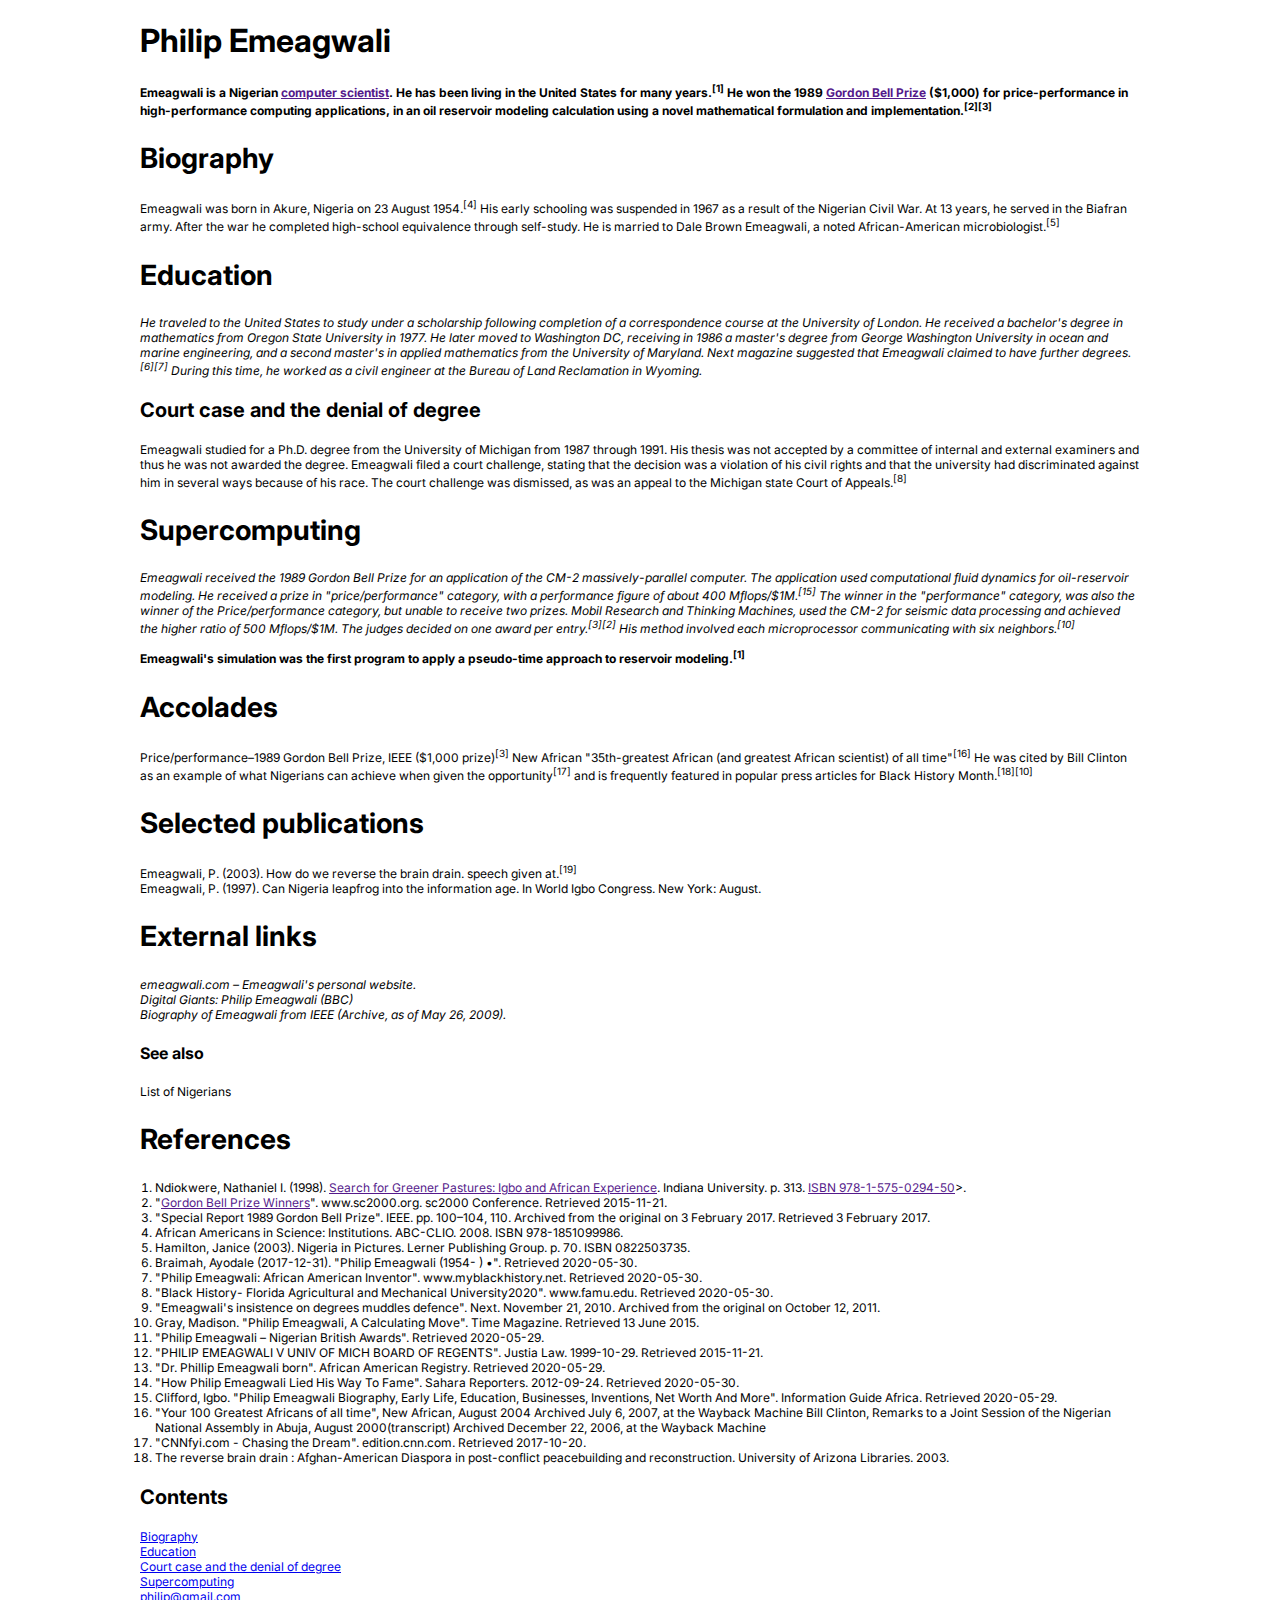
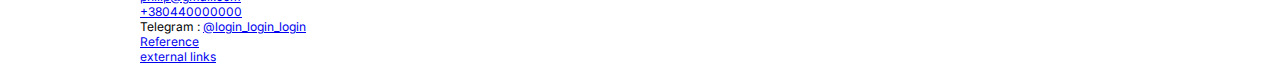
<file: hw_01/index.html>
<!DOCTYPE html>
<html lang="en">

<head>
    <meta charset="UTF-8">
    <meta http-equiv="X-UA-Compatible" content="IE=edge">
    <meta name="viewport" content="width=device-width, initial-scale=1.0">
    <title>HW_01</title>
    <link rel="preconnect" href="https://fonts.googleapis.com">
    <link rel="preconnect" href="https://fonts.gstatic.com" crossorigin>
    <link href="https://fonts.googleapis.com/css2?family=Inter:wght@400;700&display=swap" rel="stylesheet">
    <link rel="stylesheet" href="./styles.css">
</head>

<body>
    <div class="page">
        <h1>Philip Emeagwali</h1>
        <p class="subtitle">Emeagwali is a Nigerian <a href="">computer scientist</a>. He has been living in the United
            States for many years.<sup>[1]</sup> He won the 1989 <a href="">Gordon Bell Prize</a> ($1,000) for
            price-performance in high-performance computing applications, in an oil reservoir modeling calculation using
            a novel mathematical formulation and implementation.<sup>[2][3]</sup></p>
        <h2 id="biography">Biography</h2>
        <p>Emeagwali was born in Akure, Nigeria on 23 August 1954.<sup>[4]</sup> His early schooling was suspended in
            1967 as a result of the Nigerian Civil War. At 13 years, he served in the Biafran army. After the war he
            completed high-school equivalence through self-study. He is married to Dale Brown Emeagwali, a noted
            African-American microbiologist.<sup>[5]</sup></p>
        <h2 id="education">Education</h2>
        <p><em>He traveled to the United States to study under a scholarship following completion of a correspondence
                course at the University of London. He received a bachelor's degree in mathematics from Oregon State
                University in 1977. He later moved to Washington DC, receiving in 1986 a master's degree from George
                Washington University in ocean and marine engineering, and a second master's in applied mathematics from
                the University of Maryland. Next magazine suggested that Emeagwali claimed to have further
                degrees.<sup>[6][7]</sup> During this time, he worked as a civil engineer at the Bureau of Land
                Reclamation in Wyoming.</em>
        </p>
        <h3 id="degree">Court case and the denial of degree</h3>
        <p>Emeagwali studied for a Ph.D. degree from the University of Michigan from 1987 through 1991. His thesis was
            not accepted by a committee of internal and external examiners and thus he was not awarded the degree.
            Emeagwali filed a court challenge, stating that the decision was a violation of his civil rights and that
            the university had discriminated against him in several ways because of his race. The court challenge was
            dismissed, as was an appeal to the Michigan state Court of Appeals.<sup>[8]</sup>
        </p>
        <h2 id="supercomputing">Supercomputing</h2>
        <p><em>Emeagwali received the 1989 Gordon Bell Prize for an application of the CM-2 massively-parallel computer.
                The application used computational fluid dynamics for oil-reservoir modeling. He received a prize in
                "price/performance" category, with a performance figure of about 400 Mflops/$1M.<sup>[15]</sup> The
                winner in the "performance" category, was also the winner of the Price/performance category, but unable
                to receive two prizes. Mobil Research and Thinking Machines, used the CM-2 for seismic data processing
                and achieved the higher ratio of 500 Mflops/$1M. The judges decided on one award per
                entry.<sup>[3][2]</sup> His method involved each microprocessor communicating with six
                neighbors.<sup>[10]</sup></em>
        </p>
        <p><b>Emeagwali's simulation was the first program to apply a pseudo-time approach to reservoir
                modeling.<sup>[1]</sup></b>
        </p>
        <h2>Accolades</h2>
        <p>Price/performance–1989 Gordon Bell Prize, IEEE ($1,000 prize)<sup>[3]</sup>
            New African "35th-greatest African (and greatest African scientist) of all time"<sup>[16]</sup>
            He was cited by Bill Clinton as an example of what Nigerians can achieve when given the
            opportunity<sup>[17]</sup> and is frequently featured in popular press articles for Black History
            Month.<sup>[18][10]</sup>
        </p>
        <h2>Selected publications
        </h2>
        <p>Emeagwali, P. (2003). How do we reverse the brain drain. speech given at.<sup>[19]</sup><br>
            Emeagwali, P. (1997). Can Nigeria leapfrog into the information age. In World Igbo Congress. New York:
            August.
        </p>
        <h2 id="links">External links</h2>
        <p><em>emeagwali.com – Emeagwali's personal website. <br>
                Digital Giants: Philip Emeagwali (BBC) <br>
                Biography of Emeagwali from IEEE (Archive, as of May 26, 2009).</em>
        </p>
        <h4>See also</h4>
        <p>List of Nigerians</p>
        <h2 id="references">References</h2>
        <ol>
            <li>Ndiokwere, Nathaniel I. (1998). <a href="">Search for Greener Pastures: Igbo and African Experience</a>.
                Indiana University. p. 313. <a href="">ISBN 978-1-575-0294-50</a>>.</li>
            <li>"<a href="">Gordon Bell Prize Winners</a>". www.sc2000.org. sc2000 Conference. Retrieved 2015-11-21.
            </li>
            <li>"Special Report 1989 Gordon Bell Prize". IEEE. pp. 100–104, 110. Archived from the original on 3
                February 2017. Retrieved 3 February 2017.</li>
            <li>African Americans in Science: Institutions. ABC-CLIO. 2008. ISBN 978-1851099986.</li>
            <li>Hamilton, Janice (2003). Nigeria in Pictures. Lerner Publishing Group. p. 70. ISBN 0822503735.</li>
            <li>Braimah, Ayodale (2017-12-31). "Philip Emeagwali (1954- ) •". Retrieved 2020-05-30.</li>
            <li>"Philip Emeagwali: African American Inventor". www.myblackhistory.net. Retrieved 2020-05-30.</li>
            <li>"Black History- Florida Agricultural and Mechanical University2020". www.famu.edu. Retrieved 2020-05-30.
            </li>
            <li>"Emeagwali's insistence on degrees muddles defence". Next. November 21, 2010. Archived from the original
                on October 12, 2011.</li>
            <li>Gray, Madison. "Philip Emeagwali, A Calculating Move". Time Magazine. Retrieved 13 June 2015.</li>
            <li>"Philip Emeagwali – Nigerian British Awards". Retrieved 2020-05-29.</li>
            <li>"PHILIP EMEAGWALI V UNIV OF MICH BOARD OF REGENTS". Justia Law. 1999-10-29. Retrieved 2015-11-21.</li>
            <li>"Dr. Phillip Emeagwali born". African American Registry. Retrieved 2020-05-29.</li>
            <li>"How Philip Emeagwali Lied His Way To Fame". Sahara Reporters. 2012-09-24. Retrieved 2020-05-30.</li>
            <li>Clifford, Igbo. "Philip Emeagwali Biography, Early Life, Education, Businesses, Inventions, Net Worth
                And More". Information Guide Africa. Retrieved 2020-05-29.</li>
            <li>"Your 100 Greatest Africans of all time", New African, August 2004 Archived July 6, 2007, at the Wayback
                Machine Bill Clinton, Remarks to a Joint Session of the Nigerian National Assembly in Abuja, August
                2000(transcript) Archived December 22, 2006, at the Wayback Machine</li>
            <li>"CNNfyi.com - Chasing the Dream". edition.cnn.com. Retrieved 2017-10-20.</li>
            <li>The reverse brain drain : Afghan-American Diaspora in post-conflict peacebuilding and reconstruction.
                University of Arizona Libraries. 2003.</li>
        </ol>
        <h3>Contents
        </h3>
        <a href="#biography">Biography</a><br>
        <a href="#education">Education</a><br>
        <a href="#degree">Court case and the denial of degree</a><br>
        <a href="#supercomputing">Supercomputing</a><br>
        <a href="mailto:philip@gmail.com">philip@gmail.com</a><br>
        <a href="tel:+380440000000">+380440000000</a><br>
        Telegram : <a href="https://telegram.me/@login_login_login">@login_login_login</a><br>
        <a href="#references">Reference</a><br>
        <a href="#links">external links</a>
    </div>

</body>

</html>
</file>
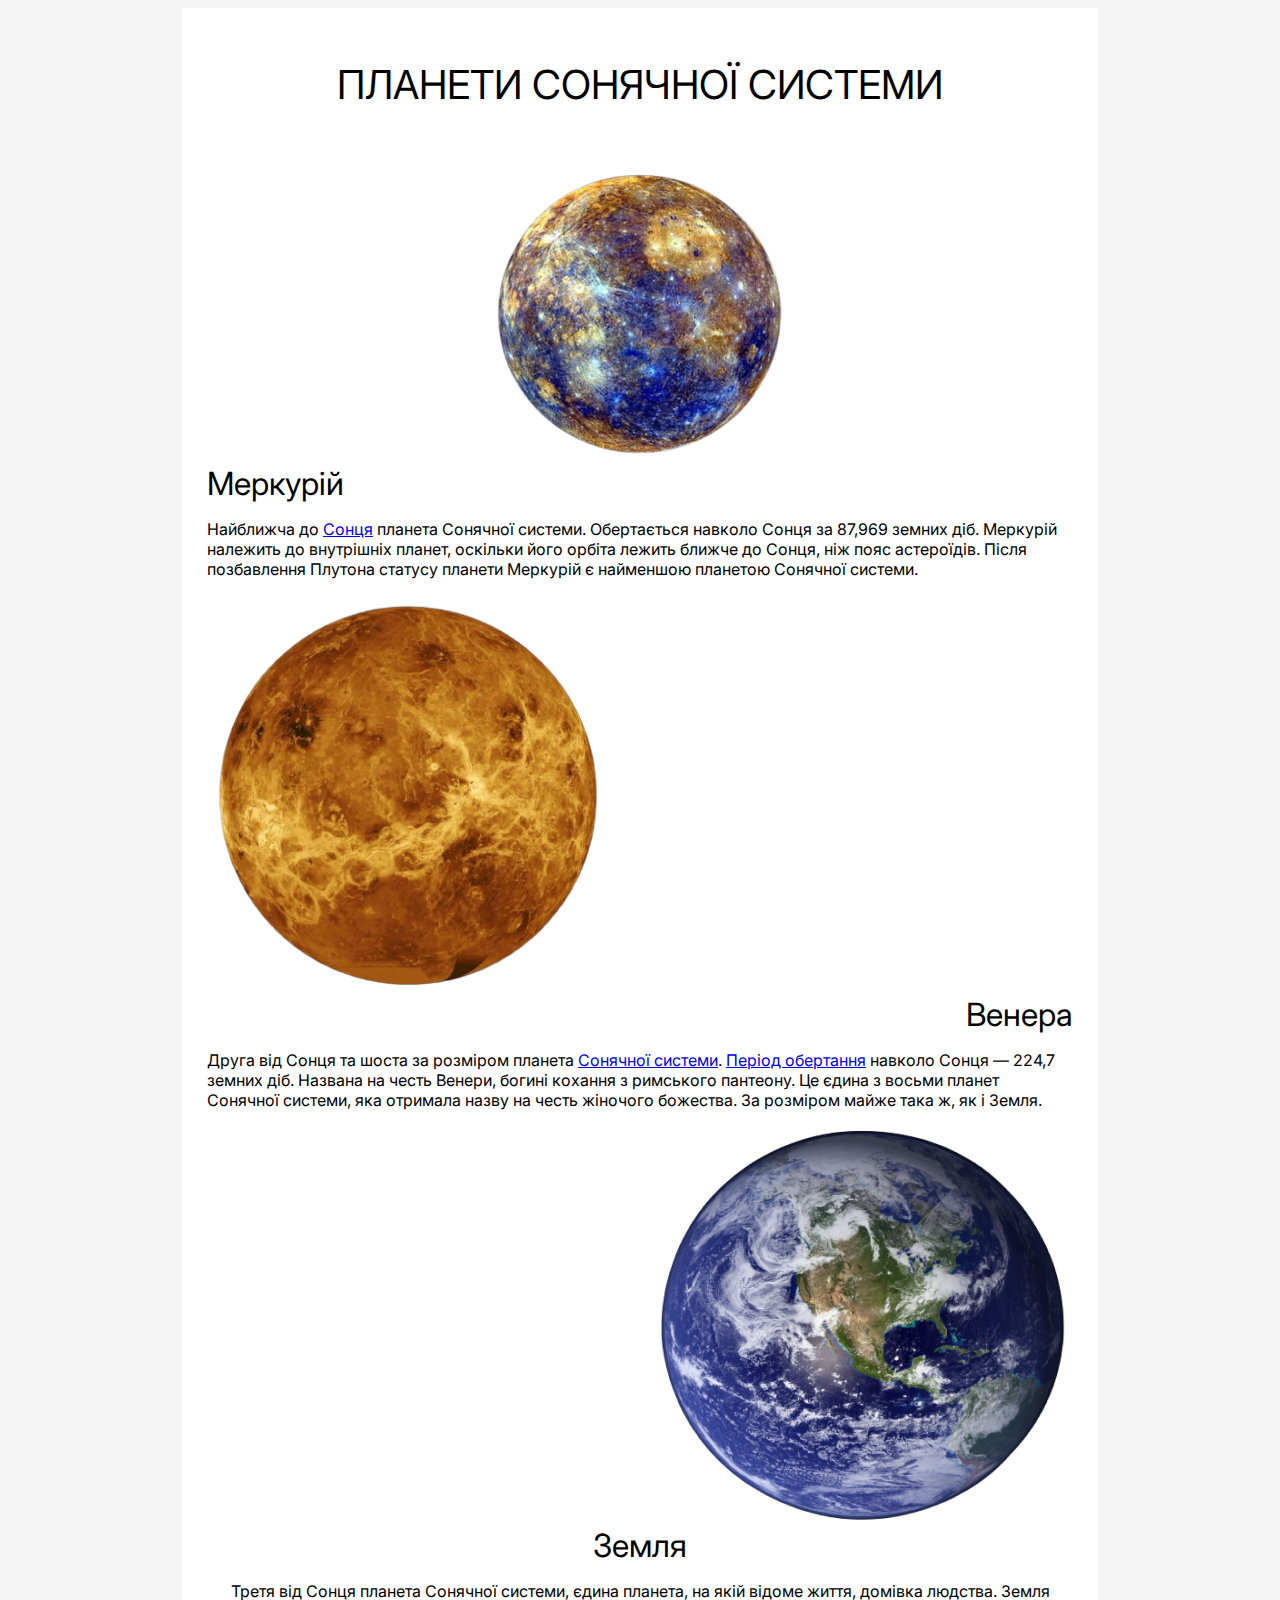
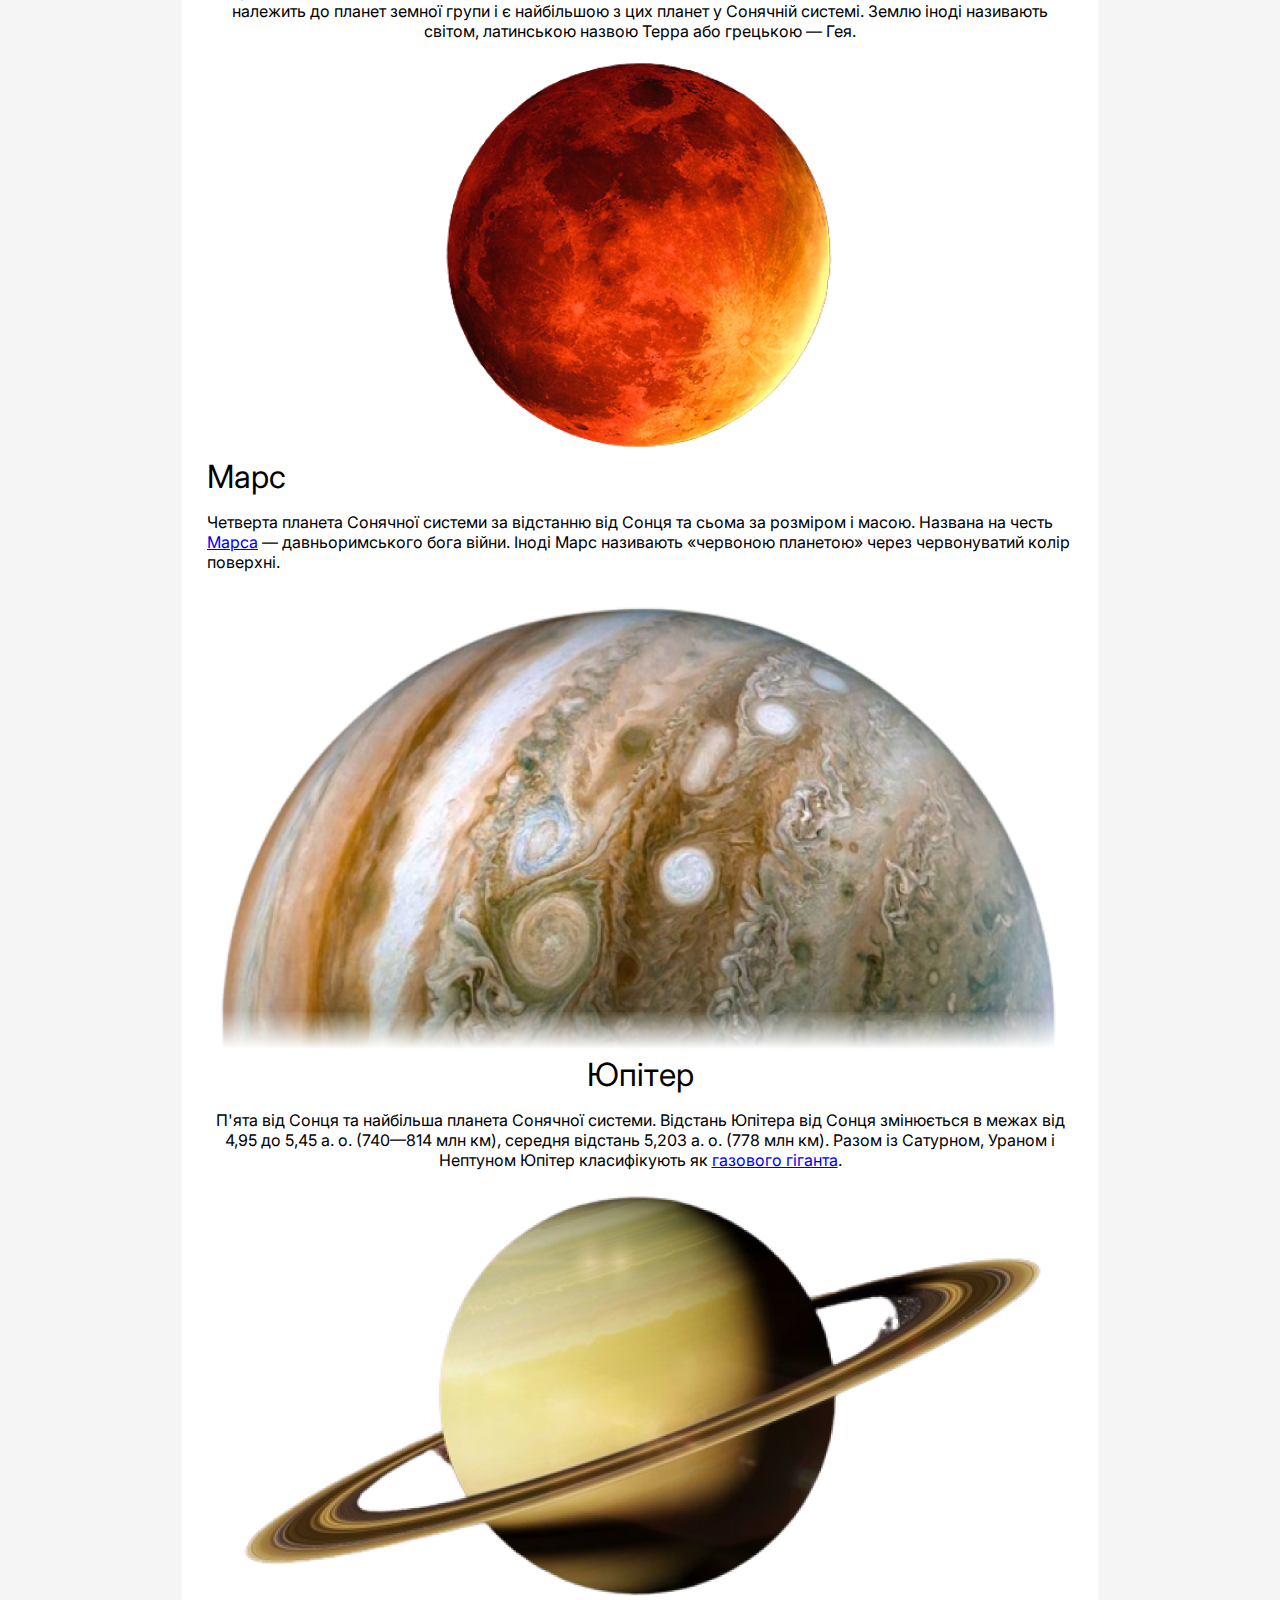
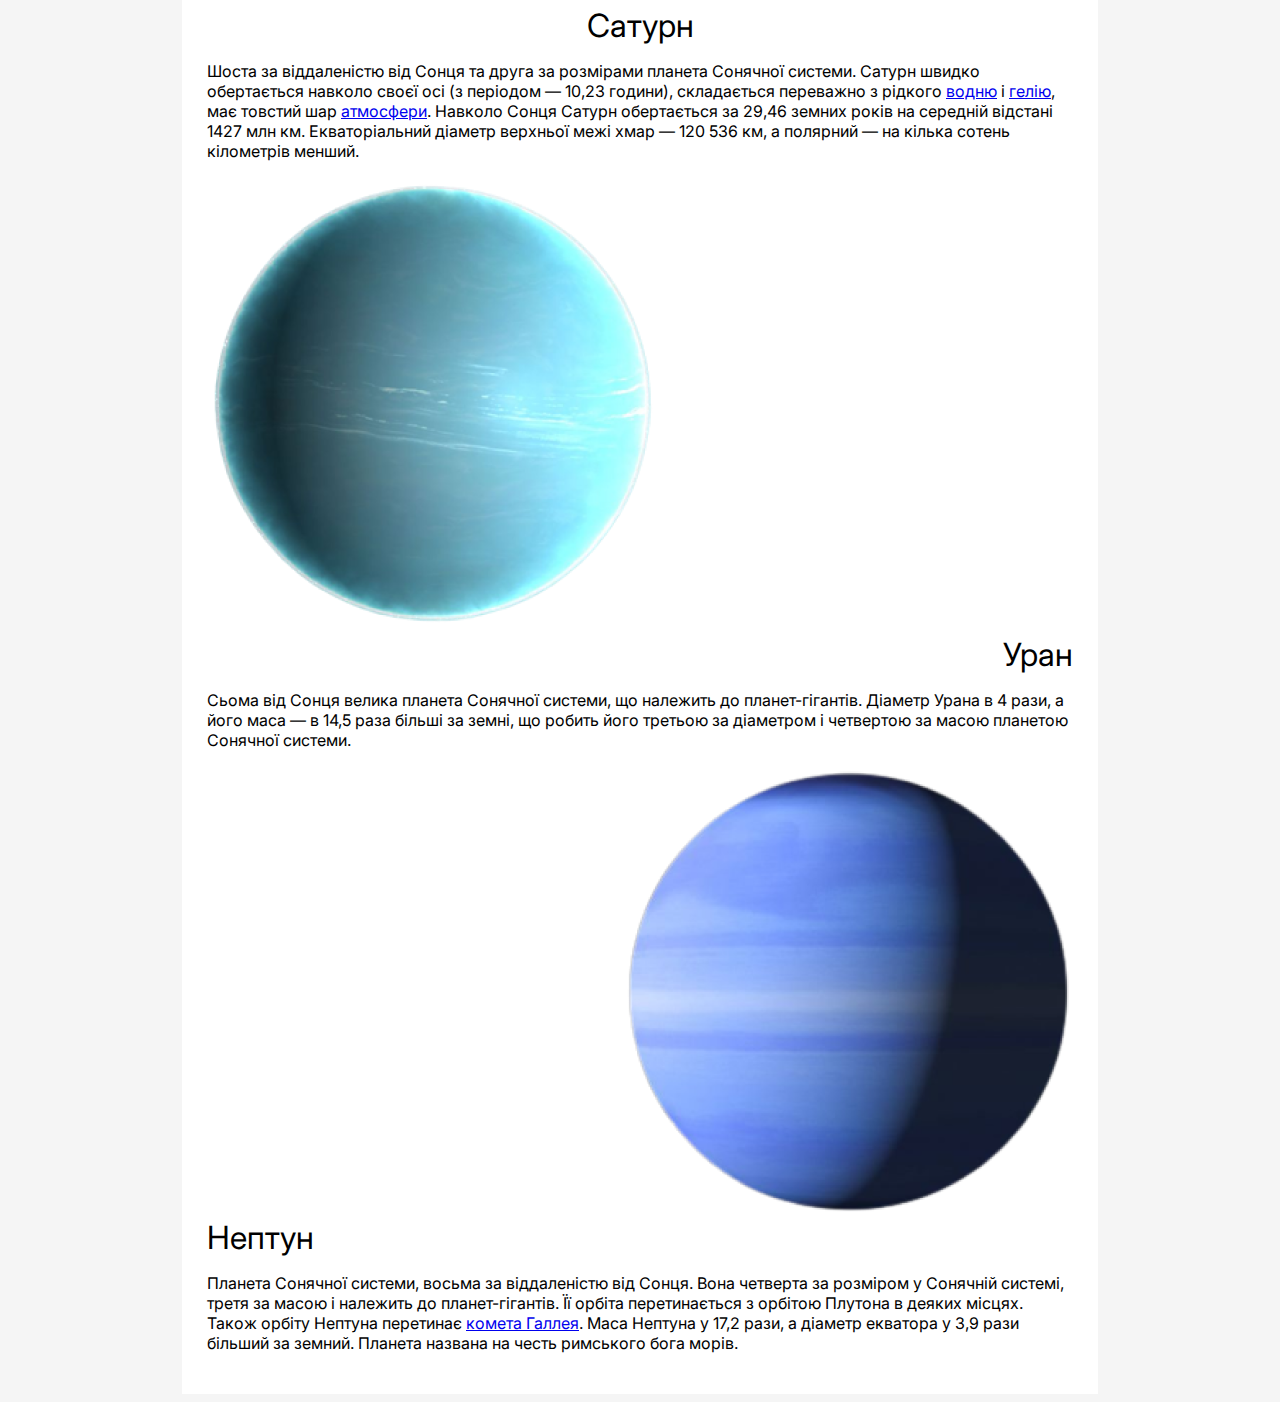
<file: hw_02/index.html>
<!DOCTYPE html>
<html lang="ua">

<head>
    <meta charset="UTF-8">
    <meta http-equiv="X-UA-Compatible" content="IE=edge">
    <meta name="viewport" content="width=device-width, initial-scale=1.0">
    <title>HW_02</title>
    <link rel="preconnect" href="https://fonts.googleapis.com">
    <link rel="preconnect" href="https://fonts.gstatic.com" crossorigin>
    <link href="https://fonts.googleapis.com/css2?family=Inter:wght@400;700&display=swap" rel="stylesheet">
    <link rel="stylesheet" href="./styles.css">
</head>

<body>
    <div class="page">
        <h1 class="title">Планети сонячної системи</h1>
        <div class="planet">
            <img src="./img/меркурій.png" alt="Mercury" class="align-center">
            <h2>Меркурій</h2>
            <p>Найближча до <a href="https://uk.wikipedia.org/wiki/%D0%A1%D0%BE%D0%BD%D1%86%D0%B5">Сонця</a> планета
                Сонячної системи. Обертається навколо Сонця за 87,969 земних діб. Меркурій
                належить до внутрішніх планет, оскільки його орбіта лежить ближче до Сонця, ніж пояс астероїдів. Після
                позбавлення Плутона статусу планети Меркурій є найменшою планетою Сонячної системи.</p>
        </div>
        <div class="planet">
            <img src="./img/венера.png" alt="Venus" class="align-left">
            <h2 class="align-right">Венера</h2>
            <p>Друга від Сонця та шоста за розміром планета <a
                    href="https://uk.wikipedia.org/wiki/%D0%A1%D0%BE%D0%BD%D1%8F%D1%87%D0%BD%D0%B0_%D1%81%D0%B8%D1%81%D1%82%D0%B5%D0%BC%D0%B0">Сонячної
                    системи</a>. <a
                    href="https://uk.wikipedia.org/wiki/%D0%9F%D0%B5%D1%80%D1%96%D0%BE%D0%B4_%D0%BE%D0%B1%D0%B5%D1%80%D1%82%D0%B0%D0%BD%D0%BD%D1%8F">Період
                    обертання</a> навколо Сонця — 224,7
                земних діб. Названа на честь Венери, богині кохання з римського пантеону. Це єдина з восьми планет
                Сонячної системи, яка отримала назву на честь жіночого божества. За розміром майже така ж, як і Земля.
            </p>
        </div>
        <div class="planet">
            <img src="./img/земля.png" alt="Earth" class="align-right">
            <h2 class="align-center">Земля</h2>
            <p class="align-center">Третя від Сонця планета Сонячної системи, єдина планета, на якій відоме життя,
                домівка людства. Земля
                належить до планет земної групи і є найбільшою з цих планет у Сонячній системі. Землю іноді називають
                світом, латинською назвою Терра або грецькою — Гея.</p>
        </div>
        <div class="planet">
            <img src="./img/марс.png" alt="Mars" class="align-center">
            <h2>Марс</h2>
            <p>Четверта планета Сонячної системи за відстанню від Сонця та сьома за розміром і масою. Названа на честь
                <a
                    href="https://uk.wikipedia.org/wiki/%D0%9C%D0%B0%D1%80%D1%81_(%D0%BF%D0%BB%D0%B0%D0%BD%D0%B5%D1%82%D0%B0)">Марса</a>
                — давньоримського бога війни. Іноді Марс називають «червоною планетою» через червонуватий колір
                поверхні.
            </p>
        </div>
        <div class="planet">
            <img src="./img/юпітер.png" alt="Jupiter" class="align-center">
            <h2 class="align-center">Юпітер</h2>
            <p class="align-center">П'ята від Сонця та найбільша планета Сонячної системи. Відстань Юпітера від Сонця
                змінюється в межах від
                4,95 до 5,45 а. о. (740—814 млн км), середня відстань 5,203 а. о. (778 млн км). Разом із Сатурном,
                Ураном і Нептуном Юпітер класифікують як <a
                    href="https://uk.wikipedia.org/wiki/%D0%93%D0%B0%D0%B7%D0%BE%D0%B2%D1%96_%D0%BF%D0%BB%D0%B0%D0%BD%D0%B5%D1%82%D0%B8">газового
                    гіганта</a>.</p>
        </div>
        <div class="planet">
            <img src="./img/сатурн.png" alt="Saturn" class="align-center">
            <h2 class="align-center">Сатурн</h2>
            <p>Шоста за віддаленістю від Сонця та друга за розмірами планета Сонячної системи. Сатурн швидко обертається
                навколо своєї осі (з періодом — 10,23 години), складається переважно з рідкого <a
                    href="https://uk.wikipedia.org/wiki/%D0%92%D0%BE%D0%B4%D0%B5%D0%BD%D1%8C">водню</a> і <a
                    href="https://uk.wikipedia.org/wiki/%D0%93%D0%B5%D0%BB%D1%96%D0%B9">гелію</a>, має
                товстий шар <a
                    href="https://uk.wikipedia.org/wiki/%D0%90%D1%82%D0%BC%D0%BE%D1%81%D1%84%D0%B5%D1%80%D0%B0_%D0%BF%D0%BB%D0%B0%D0%BD%D0%B5%D1%82%D0%B8">атмосфери</a>.
                Навколо Сонця Сатурн обертається за 29,46 земних років на середній відстані 1427
                млн км.
                Екваторіальний діаметр верхньої межі хмар — 120 536 км, а полярний — на кілька сотень кілометрів менший.
            </p>
        </div>
        <div class="planet">
            <img src="./img/уран.png" alt="Uran" class="align-left">
            <h2 class="align-right">Уран</h2>
            <p>Сьома від Сонця велика планета Сонячної системи, що належить до планет-гігантів. Діаметр Урана в 4 рази,
                а його маса — в 14,5 раза більші за земні, що робить його третьою за діаметром і четвертою за масою
                планетою Сонячної системи.
            </p>
        </div>
        <div class="planet">
            <img src="./img/нептун.png" alt="Neptun" class="align-right">
            <h2 class="align-left">Нептун</h2>
            <p>Планета Сонячної системи, восьма за віддаленістю від Сонця. Вона четверта за розміром у Сонячній системі,
                третя за масою і належить до планет-гігантів. Її орбіта перетинається з орбітою Плутона в деяких місцях.
                Також орбіту Нептуна перетинає <a
                    href="https://uk.wikipedia.org/wiki/%D0%9A%D0%BE%D0%BC%D0%B5%D1%82%D0%B0_%D0%93%D0%B0%D0%BB%D0%BB%D0%B5%D1%8F">комета
                    Галлея</a>. Маса Нептуна у 17,2 рази, а діаметр екватора у 3,9 рази
                більший
                за земний. Планета названа на честь римського бога морів.</p>
        </div>

    </div>


</body>

</html>
</file>
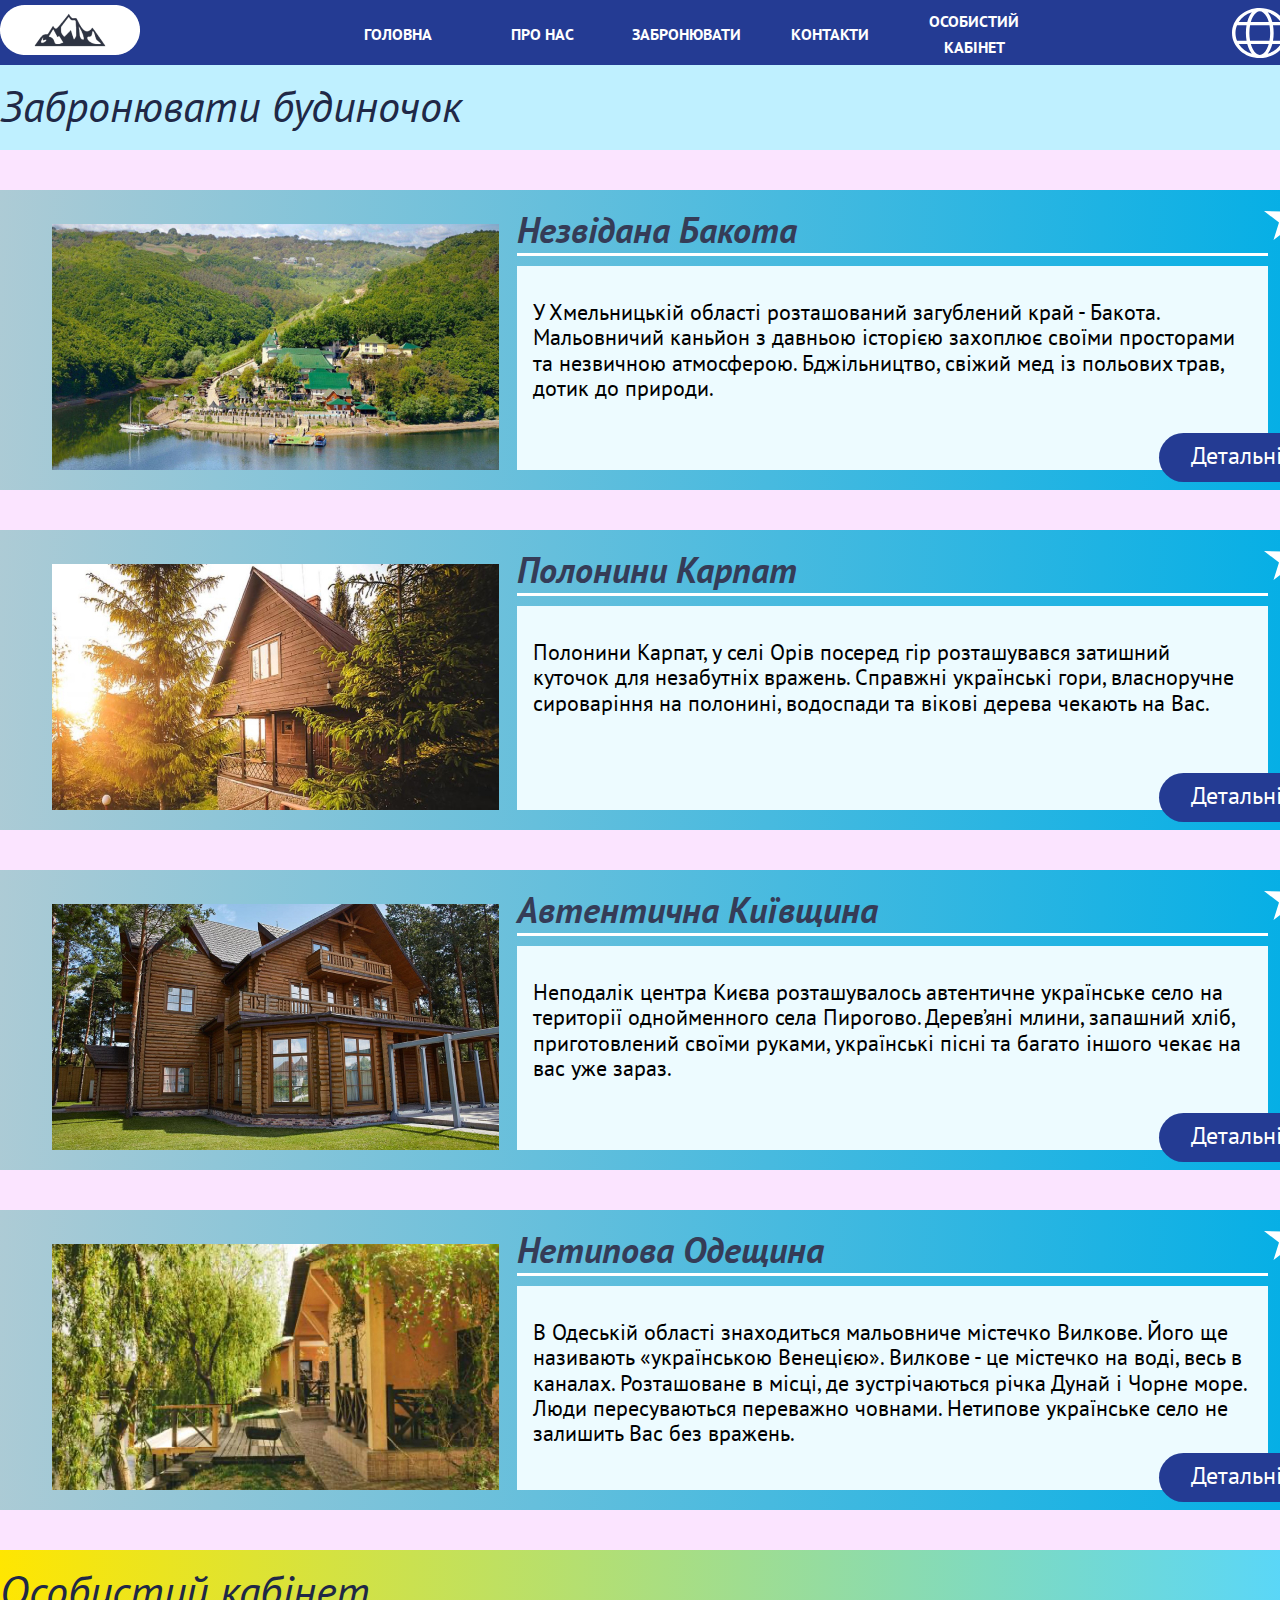
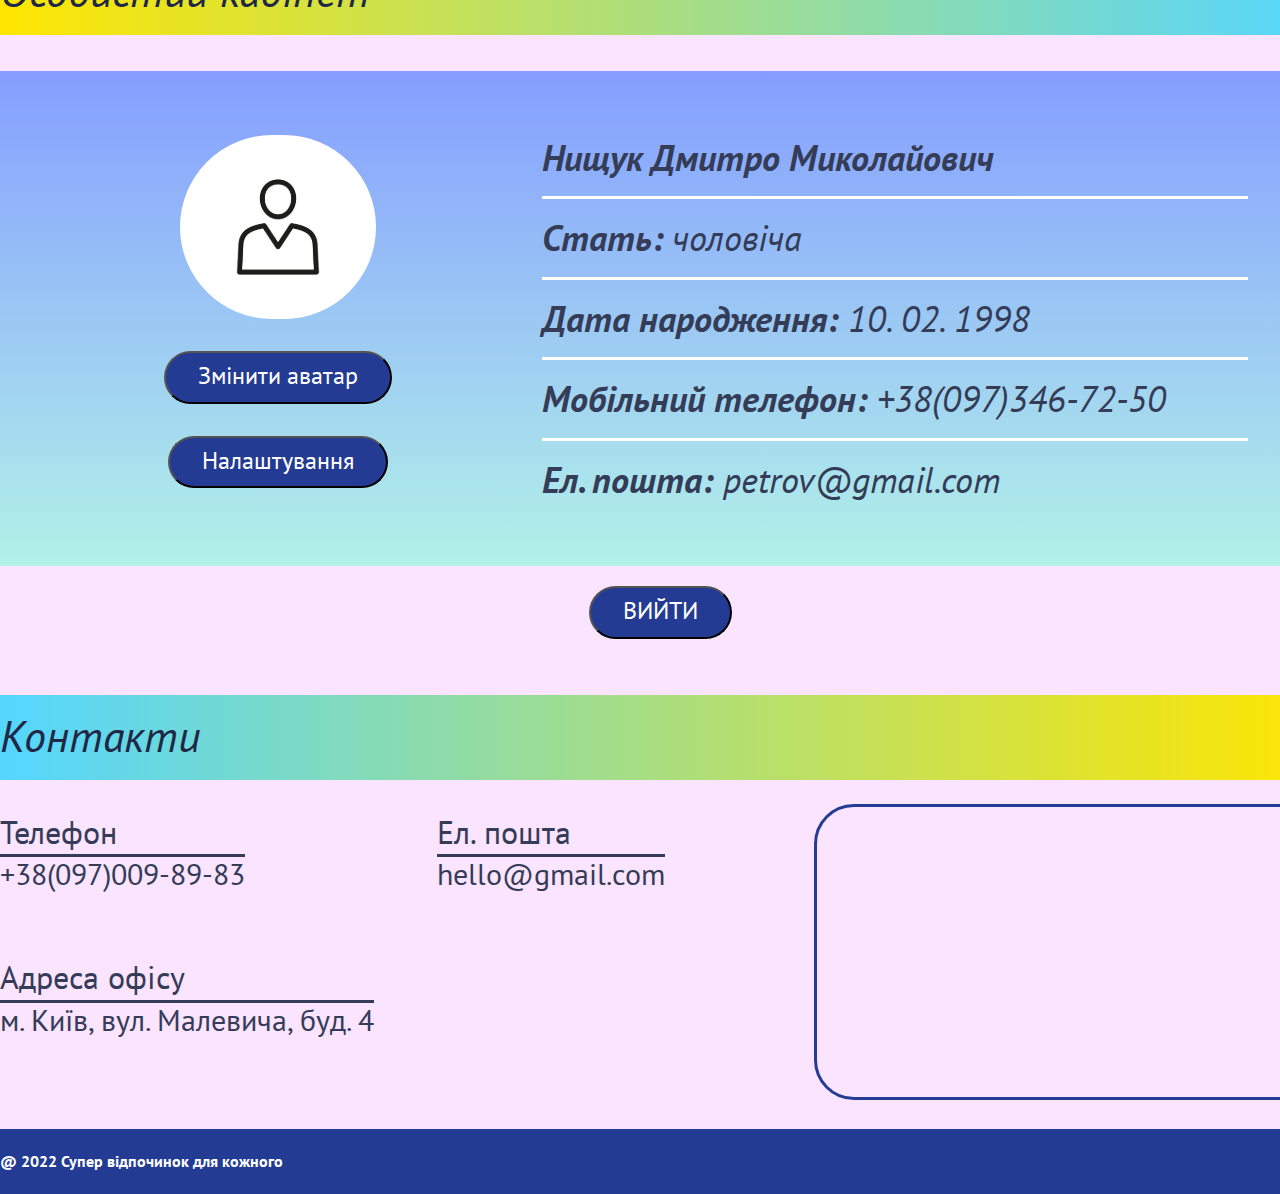
<file: hw_05/index.html>
<!DOCTYPE html>
<html lang="uk">

<head>
    <meta charset="UTF-8">
    <meta http-equiv="X-UA-Compatible" content="IE=edge">
    <meta name="viewport" content="width=device-width, initial-scale=1.0">
    <title>Booking</title>
    <link rel="stylesheet" href="./css/normalize.css" />
    <link rel="preconnect" href="https://fonts.googleapis.com">
    <link rel="preconnect" href="https://fonts.gstatic.com" crossorigin>
    <link href="https://fonts.googleapis.com/css2?family=PT+Sans:ital,wght@0,400;0,700;1,400;1,700&display=swap"
        rel="stylesheet">
    <link rel="stylesheet" href="./css/styles.css">
</head>

<body>
    <div class="wrapper">
        <header class="header">
            <div class="container flex">
                <a href="#"><img src="./img/logo.png" alt="Логотип" class="logo"></a>
                <div class="main-nav">
                    <ul>
                        <li class="item-nav"><a href="#">Головна</a></li>
                        <li class="item-nav"><a href="#">Про нас</a></li>
                        <li class="item-nav"><a href="#">Забронювати</a></li>
                        <li class="item-nav"><a href="#">Контакти</a></li>
                        <li class="item-nav"><a href="#">Особистий кабінет</a></li>
                    </ul>
                </div>
                <div class="languige-nav flex">
                    <img src="./img/globus.svg" alt="Globus">
                    <a href="#">ua</a>
                </div>
            </div>
        </header>
        <h1 class="visually-hidden">Супер відпочинок для кожного</h1>
        <section>
            <div class="section-title booking">
                <div class="container">
                    <h2>Забронювати будиночок</h2>
                </div>
            </div>
            <div class="container">
                <div class="places">
                    <div class="place">
                        <div class="place-img"><img src="./img/bakota.jpg" alt="Незвідана Бакота"></div>
                        <div class="place-text">
                            <h3>Незвідана Бакота</h3>
                            <div class="place-text-box">
                                <p>У Хмельницькій області розташований загублений край -
                                    Бакота. Мальовничий каньйон з давньою історією захоплює
                                    своїми просторами та незвичною атмосферою. Бджільництво,
                                    свіжий мед із польових трав, дотик до природи.</p>
                            </div>
                        </div>
                        <div class="star"><svg width="48" height="46" viewBox="0 0 48 46" fill="none"
                                xmlns="http://www.w3.org/2000/svg">
                                <path
                                    d="M0 17L18.5 17.5L24 0L29.5 17.5L48 17L33 28.5L38.5 46L24 35L9.5 46L15 28.5L0 17Z" />
                            </svg></div>
                        <a href="" class="button">Детальніше</a>
                    </div>
                    <div class="place">
                        <div class="place-img"><img src="./img/karpaty.jpg" alt="Полонини Карпат"></div>
                        <div class="place-text">
                            <h3>Полонини Карпат</h3>
                            <div class="place-text-box">
                                <p>Полонини Карпат, у селі Орів посеред гір розташувався затишний куточок для незабутніх
                                    вражень. Справжні українські гори, власноручне сироваріння на полонині, водоспади та
                                    вікові дерева чекають на Вас.</p>
                            </div>
                        </div>
                        <div class="star"><svg width="48" height="46" viewBox="0 0 48 46" fill="none"
                                xmlns="http://www.w3.org/2000/svg">
                                <path
                                    d="M0 17L18.5 17.5L24 0L29.5 17.5L48 17L33 28.5L38.5 46L24 35L9.5 46L15 28.5L0 17Z" />
                            </svg></div>
                        <a href="" class="button">Детальніше</a>
                    </div>
                    <div class="place">
                        <div class="place-img"><img src="./img/kyivshchina.jpg" alt="Автентична Київщина"></div>
                        <div class="place-text">
                            <h3>Автентична Київщина</h3>
                            <div class="place-text-box">
                                <p>Неподалік центра Києва розташувалось автентичне українське село на території
                                    однойменного села Пирогово. Дерев’яні млини, запашний хліб, приготовлений своїми
                                    руками, українські пісні та багато іншого
                                    чекає на вас уже зараз.</p>
                            </div>
                        </div>
                        <div class="star"><svg width="48" height="46" viewBox="0 0 48 46" fill="none"
                                xmlns="http://www.w3.org/2000/svg">
                                <path
                                    d="M0 17L18.5 17.5L24 0L29.5 17.5L48 17L33 28.5L38.5 46L24 35L9.5 46L15 28.5L0 17Z" />
                            </svg></div>
                        <a href="" class="button">Детальніше</a>
                    </div>
                    <div class="place">
                        <div class="place-img"><img src="./img/odeshchina.jpg" alt="Нетипова Одещина"></div>
                        <div class="place-text">
                            <h3>Нетипова Одещина</h3>
                            <div class="place-text-box">
                                <p>В Одеській області знаходиться мальовниче містечко Вилкове.
                                    Його ще називають «українською Венецією». Вилкове - це містечко
                                    на воді, весь в каналах. Розташоване в місці, де зустрічаються річка
                                    Дунай і Чорне море. Люди пересуваються переважно човнами.
                                    Нетипове українське село не залишить Вас без вражень.</p>
                            </div>
                        </div>
                        <div class="star"><svg width="48" height="46" viewBox="0 0 48 46" fill="none"
                                xmlns="http://www.w3.org/2000/svg">
                                <path
                                    d="M0 17L18.5 17.5L24 0L29.5 17.5L48 17L33 28.5L38.5 46L24 35L9.5 46L15 28.5L0 17Z" />
                            </svg></div>
                        <a href="" class="button">Детальніше</a>
                    </div>
                </div>
            </div>

        </section>
        <section>
            <div class="section-title personal">
                <div class="container">
                    <h2>Особистий кабінет</h2>
                </div>
            </div>
            <div class="container">

                <div class="person-card flex">
                    <div class="avatar flex">
                        <img src="./img/avatar.svg" alt="Аватарка">
                        <button class="button">Змінити аватар</button>
                        <button class="button">Налаштування</button>
                    </div>
                    <div class="person-data">
                        <ul>
                            <li>
                                <p><span>Нищук Дмитро Миколайович</span></p>
                            </li>
                            <li>
                                <p><span>Стать:</span> чоловіча</p>
                            </li>
                            <li>
                                <p><span>Дата народження:</span> 10. 02. 1998</p>
                            </li>
                            <li>
                                <p><span>Мобільний телефон:</span> +38(097)346-72-50</p>
                            </li>
                            <li>
                                <p><span>Ел. пошта:</span> petrov@gmail.com</p>
                            </li>
                        </ul>
                    </div>
                </div>
                <div class="person-exit"><button class="button">Вийти</button></div>
            </div>
        </section>
        <section>
            <div class="section-title contact">
                <div class="container">
                    <h2>Контакти</h2>
                </div>
            </div>
            <div class="container address flex">
                <ul class="contacts flex">
                    <li>
                        <h5>Телефон</h5>
                        <p><a href="tel:+380970098983">+38(097)009-89-83</a></>
                    </li>
                    <li>
                        <h5>Ел. пошта</h5>
                        <p><a href="mailto:hello@gmail.com">hello@gmail.com</a></p>
                    </li>
                    <li>
                        <h5>Адреса офісу</h5>
                        <p>м. Київ, вул. Малевича, буд. 4</p>
                    </li>
                </ul>
                <div class="map"><iframe
                        src="https://www.google.com/maps/embed?pb=!1m18!1m12!1m3!1d2541.712564097993!2d30.509014115153693!3d50.4278267968767!2m3!1f0!2f0!3f0!3m2!1i1024!2i768!4f13.1!3m3!1m2!1s0x40d4cf1e4f6914e5%3A0xbcdcd80ffeaf9ae3!2z0LLRg9C70LjRhtGPINCa0LDQt9C40LzQuNGA0LAg0JzQsNC70LXQstC40YfQsCwgNCwg0JrQuNGX0LIsIDAyMDAw!5e0!3m2!1sru!2sua!4v1667656127693!5m2!1sru!2sua"
                        width="500" height="290" allowfullscreen="" loading="lazy"
                        referrerpolicy="no-referrer-when-downgrade"></iframe></div>

            </div>
        </section>
        <footer class="footer">
            <div class="container flex">
                <p>@ 2022 Супер відпочинок для кожного</p>
            </div>
        </footer>
    </div>
</body>

</html>
</file>
<file: hw_01/styles.css>
body {
  font-family: Inter, sans-serif;
  font-size: 12px;
}
.page {
  width: 1000px;
  margin: 0 auto;
}

h1,
h2,
h3,
h4,
h5,
h6 {
  font-weight: bold;
}

h1 {
  font-size: 32px;
}

h2 {
  font-size: 28px;
}

h3 {
  font-size: 20px;
}

h4 {
  font-size: 16px;
}

.subtitle {
  font-weight: bold;
}

ol,
ul {
  padding-left: 15px;
}
</file>
<file: hw_02/styles.css>
body {
  font-family: Inter, sans-serif;
  font-size: 16px;
  background-color: #f5f5f5;
}

.page {
  width: 916px;
  margin: 0 auto;
  box-sizing: border-box;
  padding: 25px;
  background-color: #ffffff;
}

h1,
h2 {
  font-weight: normal;
}

h1 {
  font-size: 40px;
  margin-bottom: 55px;
}

h2 {
  font-size: 32px;
  margin: 0;
}

.title {
  text-transform: uppercase;
  text-align: center;
  margin-bottom: 55px;
}

.planet {
  display: flex;
  flex-direction: column;
}

.align-center {
  align-self: center;
  text-align: center;
}

.align-left {
  align-self: flex-start;
}

.align-right {
  align-self: flex-end;
}
</file>
<file: hw_05/css/styles.css>
:root {
  --primary-text-color: #353c57;
  --secondary-text-color: #202846;
  --third-text-color: #ffffff;
  --background-text: #edfbff;
  --button-active: #ef075b;
  --background-main: #fbe4ff;
  --background-header: #243b93;
  --primary-font: "PT Sans", sans-serif;
}

body {
  font-family: var(--primary-font);
  font-weight: normal;
  font-size: 22px;
  background-color: #f5f5f5;
}

div {
  box-sizing: border-box;
}

ul {
  margin: 0;
  padding: 0;
}

.wrapper {
  min-width: 1320px;
  max-width: 1920px;
  margin: 0 auto;
  background-color: var(--background-main);
}

.visually-hidden {
  position: absolute;
  white-space: nowrap;
  width: 1px;
  height: 1px;
  overflow: hidden;
  border: 0;
  padding: 0;
  clip: rect(0 0 0 0);
  clip-path: inset(50%);
  margin: -1px;
}

.flex {
  display: flex;
}

.header {
  background-color: var(--background-header);
}

.header a {
  text-decoration: none;
  text-transform: uppercase;
  color: var(--third-text-color);
}

.header > .container {
  justify-content: space-between;
  align-items: center;
  height: 65px;
}

.container {
  width: 1320px;
  margin: 0 auto;
}

.main-nav ul {
  display: flex;
  justify-content: space-between;
  align-items: center;
}

.main-nav ul li {
  list-style: none;
  width: 9rem;
  text-align: center;
}

.main-nav a {
  font-weight: 700;
  font-size: 16px;
}

.languige-nav {
  align-items: center;
  gap: 5px;
  font-weight: 700;
}

.section-title {
  height: 85px;
  padding: 16px 0;
}

.section-title.booking {
  background-color: #bff0ff;
}

.section-title h2 {
  font-style: italic;
  font-weight: normal;
  font-size: 44px;
  color: var(--secondary-text-color);
  margin: 0;
}

.places {
  padding: 2.5rem 0;
  display: flex;
  flex-direction: column;
  justify-content: space-evenly;
  gap: 2.5rem;
}

.place {
  height: 300px;
  padding: 20px 52px;
  background: linear-gradient(92.95deg, #adcbd5 0%, #00aee6 100%);
  display: flex;
  align-items: flex-end;
  gap: 1.5%;
  position: relative;
}

.place:hover {
  background: #2cbdeb;
  box-shadow: 0px 0px 60px 4px #2cbdeb;
}

.place-img {
  width: 447px;
  display: flex;
  flex-direction: column;
  justify-content: flex-end;
}

.place h3 {
  font-style: italic;
  font-size: 36px;
  color: var(--primary-text-color);
  margin: 0;
  padding-bottom: 3px;
  border-bottom: 3px solid #fff;
}

.place-text-box {
  background-color: var(--background-text);
  padding: 12px 16px;
  margin-top: 10px;
  height: 204px;
}

.star {
  position: absolute;
  top: 4px;
  right: 8px;
  width: 48px;
  height: 46px;
}

.star > svg {
  fill: var(--third-text-color);
}

.place:hover .star > svg {
  fill: #fff500;
}

.button {
  font-weight: normal;
  font-size: 24px;
  padding: 9px 32px 12px;
  color: var(--third-text-color);
  background-color: var(--background-header);
  text-decoration: none;
  border-radius: 30px;
}

.place > .button {
  position: absolute;
  bottom: 8px;
  right: -24px;
}

.button:hover {
  background-color: var(--button-active);
  cursor: pointer;
}

.section-title.personal {
  background: linear-gradient(90deg, #ffe601 0%, #55d6ff 100%);
}

.person-card {
  justify-content: space-between;
  margin: 36px 0 20px;
  padding: 48px 72px;
  background: linear-gradient(
    180deg,
    #859eff 0%,
    rgba(105, 255, 210, 0.5) 100%
  );
}

.avatar {
  flex-direction: column;
  align-items: center;
  gap: 32px;
  width: 35%;
  padding-top: 1rem;
}

.person-exit {
  text-align: center;
  margin-bottom: 56px;
}

.person-exit .button {
  text-transform: uppercase;
}

.person-data {
  width: 60%;
}

.person-data ul {
  font-style: italic;
  font-size: 36px;
  color: var(--primary-text-color);
  list-style: none;
}

.person-data ul li {
  border-bottom: 3px solid var(--third-text-color);
}

.person-data ul li:last-child {
  border-bottom: none;
}

.person-data ul li p {
  margin-block-start: 0.5em;
  margin-block-end: 0.5em;
}

.person-data ul li span {
  font-weight: 700;
}

.section-title.contact {
  background: linear-gradient(90deg, #54d6ff 0%, #ffe600 100%);
}

.address {
  justify-content: space-between;
  padding: 24px 0;
}

.contacts {
  flex-wrap: wrap;
  align-items: flex-start;
  gap: 0 12rem;
  list-style: none;
  color: var(--primary-text-color);
  padding-top: 10px;
}

.contacts h5 {
  font-weight: normal;
  font-size: 32px;
  border-bottom: 3px solid var(--primary-text-color);
  margin: 0;
  padding-bottom: 4px;
}

.contacts p {
  margin: 0;
  font-size: 30px;
}

.contacts a {
  text-decoration: none;
  font-size: 30px;
  color: var(--primary-text-color);
}

.map iframe {
  border: 3px solid #243b93;
  border-radius: 40px;
}

.footer {
  height: 65px;
  background-color: var(--background-header);
}

.footer p {
  align-items: center;
  color: var(--third-text-color);
  font-weight: 700;
  font-size: 16px;
  line-height: 2;
}
</file>
